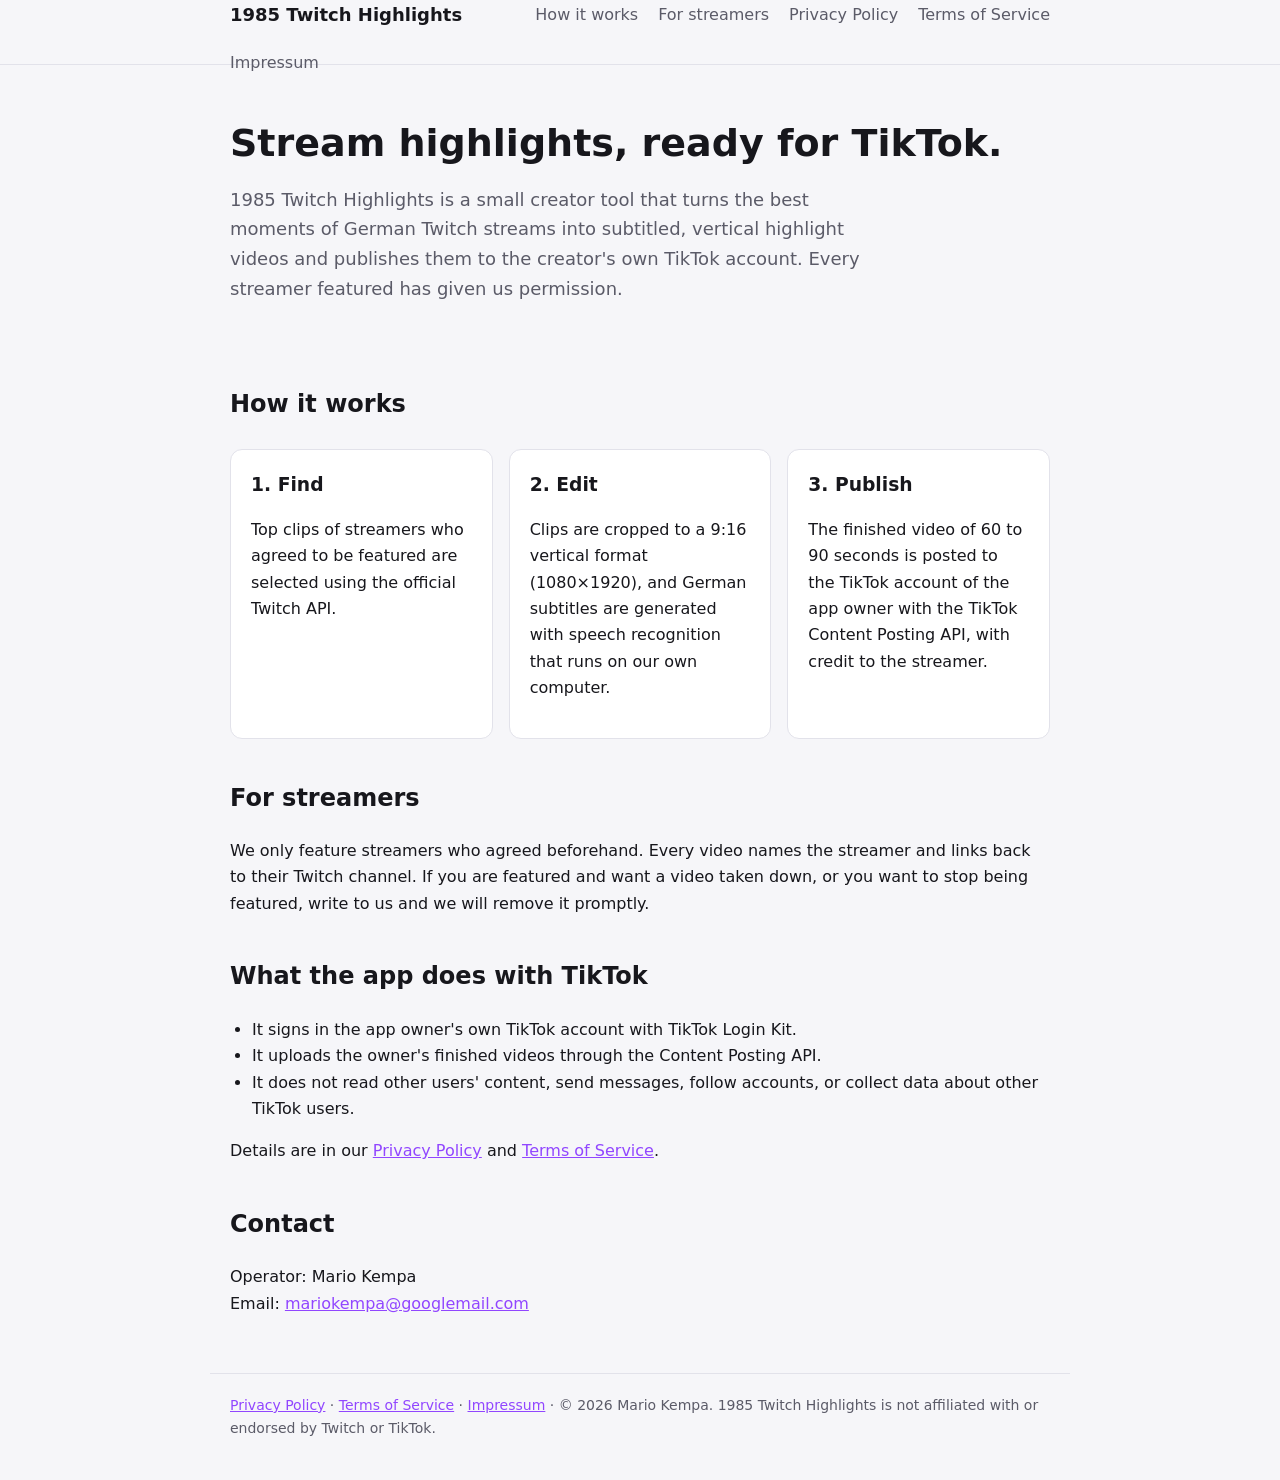
<file: index.html>
<!doctype html>
<html lang="en">
<head>
<meta charset="utf-8">
<meta name="viewport" content="width=device-width, initial-scale=1">
<title>1985 Twitch Highlights</title>
<meta name="description" content="1985 Twitch Highlights turns permitted Twitch stream moments into subtitled vertical highlight videos for TikTok.">
<link rel="stylesheet" href="style.css">
</head>
<body>
<header>
  <nav>
    <a class="brand" href="index.html">1985 Twitch Highlights</a>
    <a href="#how">How it works</a>
    <a href="#creators">For streamers</a>
    <a href="privacy.html">Privacy Policy</a>
    <a href="terms.html">Terms of Service</a>
    <a href="impressum.html">Impressum</a>
  </nav>
</header>
<main>
  <section class="hero">
    <h1>Stream highlights, ready for TikTok.</h1>
    <p>1985 Twitch Highlights is a small creator tool that turns the best moments of German Twitch streams into subtitled, vertical highlight videos and publishes them to the creator's own TikTok account. Every streamer featured has given us permission.</p>
  </section>

  <section id="how">
    <h2>How it works</h2>
    <div class="grid">
      <div class="card"><h3>1. Find</h3><p>Top clips of streamers who agreed to be featured are selected using the official Twitch API.</p></div>
      <div class="card"><h3>2. Edit</h3><p>Clips are cropped to a 9:16 vertical format (1080&times;1920), and German subtitles are generated with speech recognition that runs on our own computer.</p></div>
      <div class="card"><h3>3. Publish</h3><p>The finished video of 60 to 90 seconds is posted to the TikTok account of the app owner with the TikTok Content Posting API, with credit to the streamer.</p></div>
    </div>
  </section>

  <section id="creators">
    <h2>For streamers</h2>
    <p>We only feature streamers who agreed beforehand. Every video names the streamer and links back to their Twitch channel. If you are featured and want a video taken down, or you want to stop being featured, write to us and we will remove it promptly.</p>
  </section>

  <section>
    <h2>What the app does with TikTok</h2>
    <ul>
      <li>It signs in the app owner's own TikTok account with TikTok Login Kit.</li>
      <li>It uploads the owner's finished videos through the Content Posting API.</li>
      <li>It does not read other users' content, send messages, follow accounts, or collect data about other TikTok users.</li>
    </ul>
    <p>Details are in our <a href="privacy.html">Privacy Policy</a> and <a href="terms.html">Terms of Service</a>.</p>
  </section>

  <section>
    <h2>Contact</h2>
    <p>Operator: Mario Kempa<br>
    Email: <a href="mailto:mariokempa@googlemail.com">mariokempa@googlemail.com</a></p>
  </section>
</main>
<footer>
  <a href="privacy.html">Privacy Policy</a> &middot; <a href="terms.html">Terms of Service</a> &middot; <a href="impressum.html">Impressum</a> &middot; &copy; 2026 Mario Kempa.
  1985 Twitch Highlights is not affiliated with or endorsed by Twitch or TikTok.
</footer>
</body>
</html>
</file>
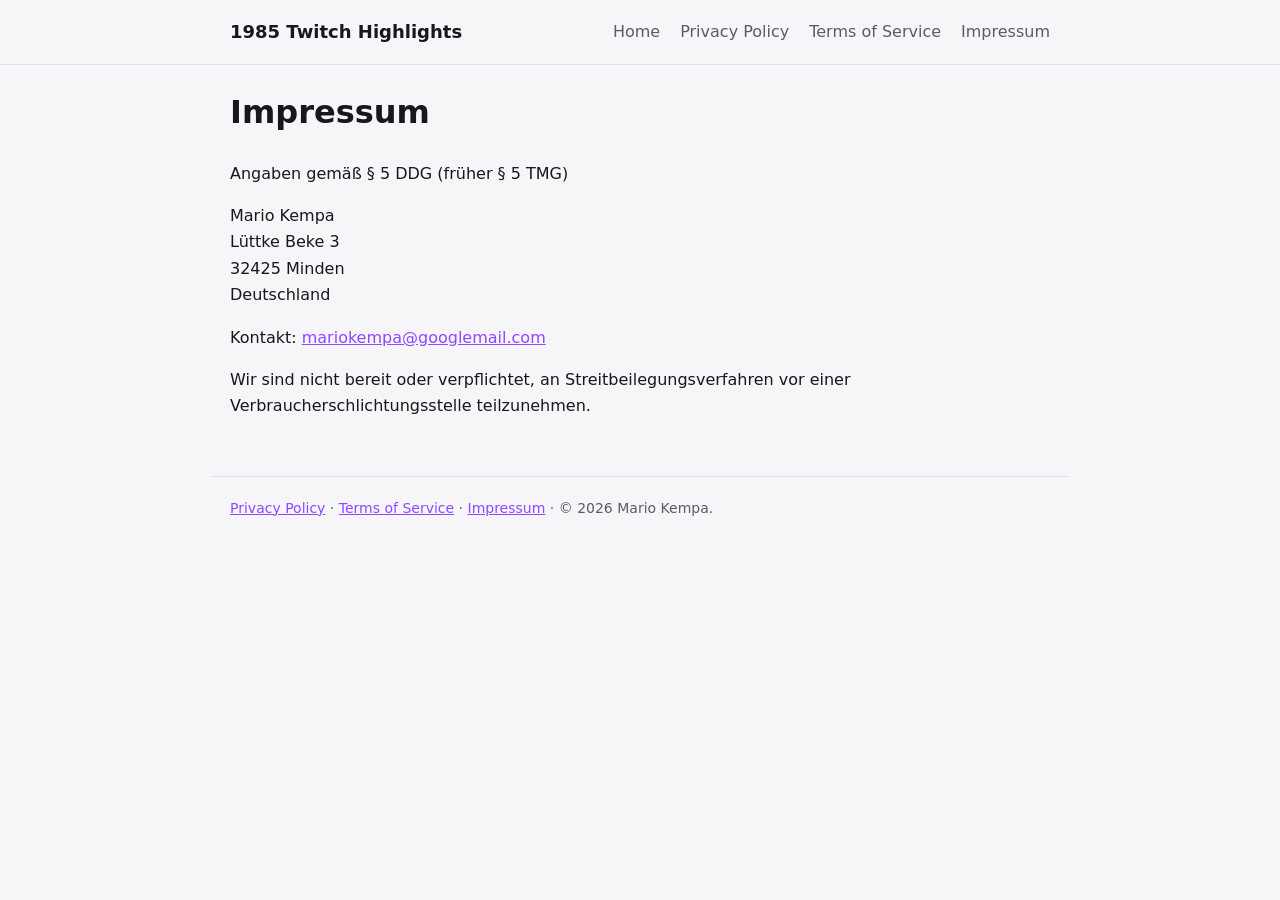
<file: impressum.html>
<!doctype html>
<html lang="de">
<head>
<meta charset="utf-8">
<meta name="viewport" content="width=device-width, initial-scale=1">
<title>Impressum - 1985 Twitch Highlights</title>
<link rel="stylesheet" href="style.css">
</head>
<body>
<header>
  <nav>
    <a class="brand" href="index.html">1985 Twitch Highlights</a>
    <a href="index.html">Home</a>
    <a href="privacy.html">Privacy Policy</a>
    <a href="terms.html">Terms of Service</a>
    <a href="impressum.html">Impressum</a>
  </nav>
</header>
<main>
  <h1>Impressum</h1>
  <p>Angaben gemäß § 5 DDG (früher § 5 TMG)</p>
  <p>Mario Kempa<br>
  Lüttke Beke 3<br>
  32425 Minden<br>
  Deutschland</p>
  <p>Kontakt: <a href="mailto:mariokempa@googlemail.com">mariokempa@googlemail.com</a></p>
  <p>Wir sind nicht bereit oder verpflichtet, an Streitbeilegungsverfahren vor einer Verbraucherschlichtungsstelle teilzunehmen.</p>
</main>
<footer>
  <a href="privacy.html">Privacy Policy</a> &middot; <a href="terms.html">Terms of Service</a> &middot; <a href="impressum.html">Impressum</a> &middot; &copy; 2026 Mario Kempa.
</footer>
</body>
</html>
</file>
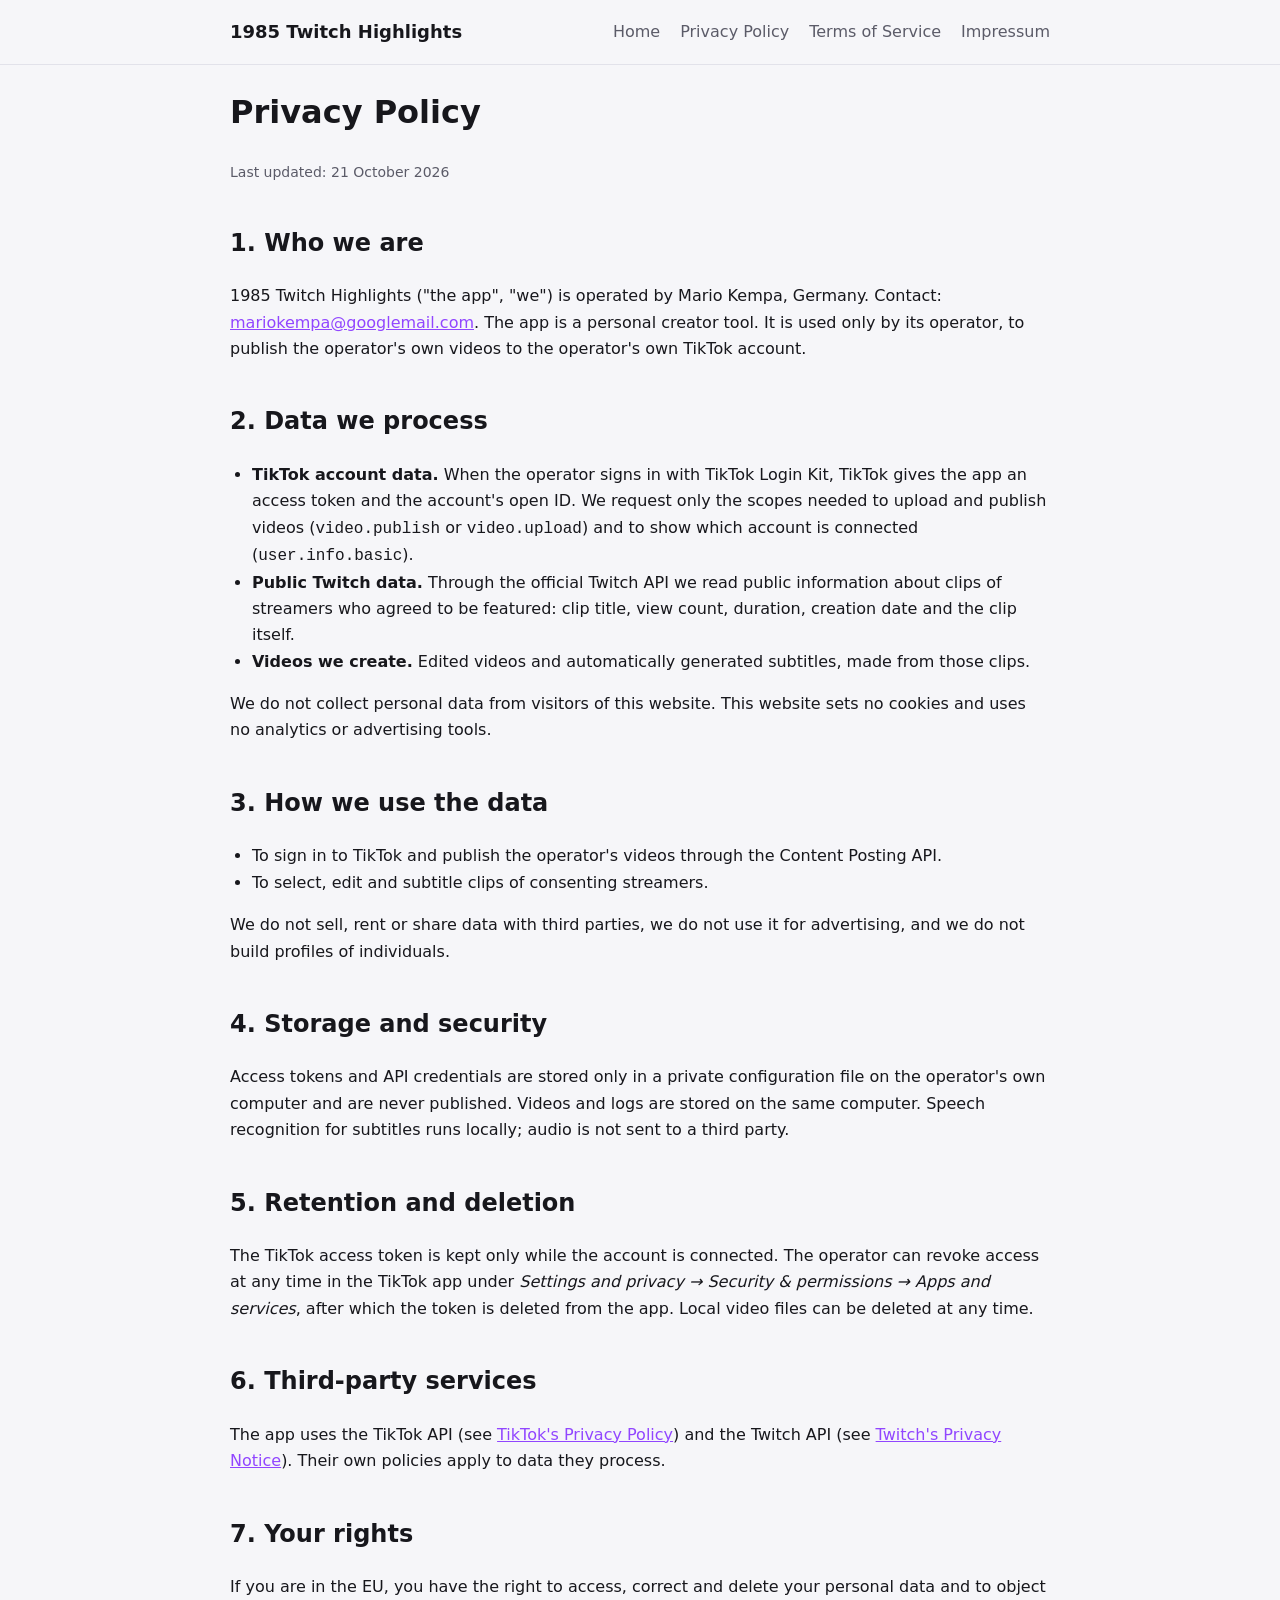
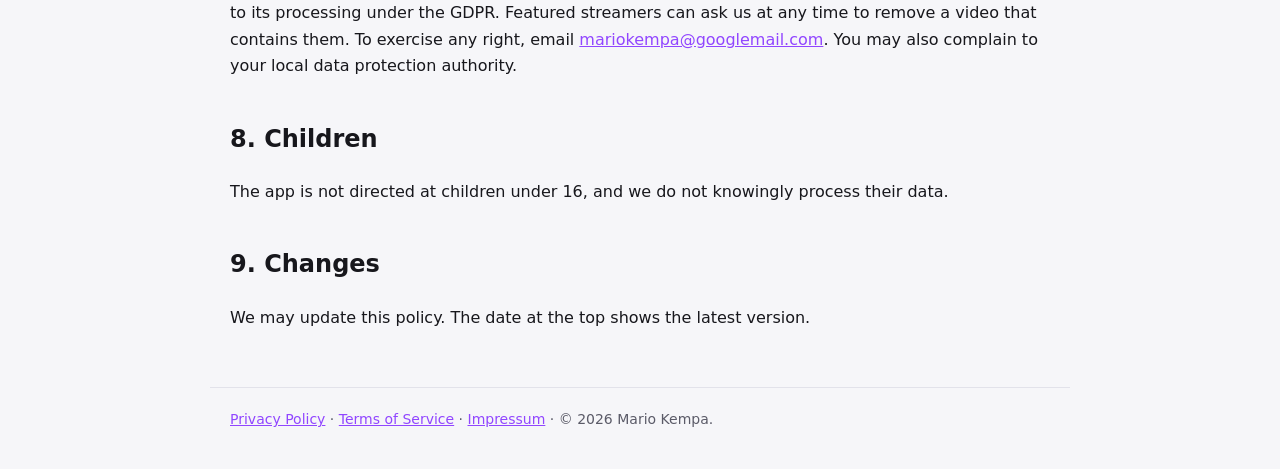
<file: privacy.html>
<!doctype html>
<html lang="en">
<head>
<meta charset="utf-8">
<meta name="viewport" content="width=device-width, initial-scale=1">
<title>Privacy Policy - 1985 Twitch Highlights</title>
<link rel="stylesheet" href="style.css">
</head>
<body>
<header>
  <nav>
    <a class="brand" href="index.html">1985 Twitch Highlights</a>
    <a href="index.html">Home</a>
    <a href="privacy.html">Privacy Policy</a>
    <a href="terms.html">Terms of Service</a>
    <a href="impressum.html">Impressum</a>
  </nav>
</header>
<main>
  <h1>Privacy Policy</h1>
  <p class="updated">Last updated: 21 October 2026</p>

  <h2>1. Who we are</h2>
  <p>1985 Twitch Highlights ("the app", "we") is operated by Mario Kempa, Germany. Contact: <a href="mailto:mariokempa@googlemail.com">mariokempa@googlemail.com</a>. The app is a personal creator tool. It is used only by its operator, to publish the operator's own videos to the operator's own TikTok account.</p>

  <h2>2. Data we process</h2>
  <ul>
    <li><strong>TikTok account data.</strong> When the operator signs in with TikTok Login Kit, TikTok gives the app an access token and the account's open ID. We request only the scopes needed to upload and publish videos (<code>video.publish</code> or <code>video.upload</code>) and to show which account is connected (<code>user.info.basic</code>).</li>
    <li><strong>Public Twitch data.</strong> Through the official Twitch API we read public information about clips of streamers who agreed to be featured: clip title, view count, duration, creation date and the clip itself.</li>
    <li><strong>Videos we create.</strong> Edited videos and automatically generated subtitles, made from those clips.</li>
  </ul>
  <p>We do not collect personal data from visitors of this website. This website sets no cookies and uses no analytics or advertising tools.</p>

  <h2>3. How we use the data</h2>
  <ul>
    <li>To sign in to TikTok and publish the operator's videos through the Content Posting API.</li>
    <li>To select, edit and subtitle clips of consenting streamers.</li>
  </ul>
  <p>We do not sell, rent or share data with third parties, we do not use it for advertising, and we do not build profiles of individuals.</p>

  <h2>4. Storage and security</h2>
  <p>Access tokens and API credentials are stored only in a private configuration file on the operator's own computer and are never published. Videos and logs are stored on the same computer. Speech recognition for subtitles runs locally; audio is not sent to a third party.</p>

  <h2>5. Retention and deletion</h2>
  <p>The TikTok access token is kept only while the account is connected. The operator can revoke access at any time in the TikTok app under <em>Settings and privacy &rarr; Security &amp; permissions &rarr; Apps and services</em>, after which the token is deleted from the app. Local video files can be deleted at any time.</p>

  <h2>6. Third-party services</h2>
  <p>The app uses the TikTok API (see <a href="https://www.tiktok.com/legal/page/global/privacy-policy/en">TikTok's Privacy Policy</a>) and the Twitch API (see <a href="https://www.twitch.tv/p/legal/privacy-notice/">Twitch's Privacy Notice</a>). Their own policies apply to data they process.</p>

  <h2>7. Your rights</h2>
  <p>If you are in the EU, you have the right to access, correct and delete your personal data and to object to its processing under the GDPR. Featured streamers can ask us at any time to remove a video that contains them. To exercise any right, email <a href="mailto:mariokempa@googlemail.com">mariokempa@googlemail.com</a>. You may also complain to your local data protection authority.</p>

  <h2>8. Children</h2>
  <p>The app is not directed at children under 16, and we do not knowingly process their data.</p>

  <h2>9. Changes</h2>
  <p>We may update this policy. The date at the top shows the latest version.</p>
</main>
<footer>
  <a href="privacy.html">Privacy Policy</a> &middot; <a href="terms.html">Terms of Service</a> &middot; <a href="impressum.html">Impressum</a> &middot; &copy; 2026 Mario Kempa.
</footer>
</body>
</html>
</file>
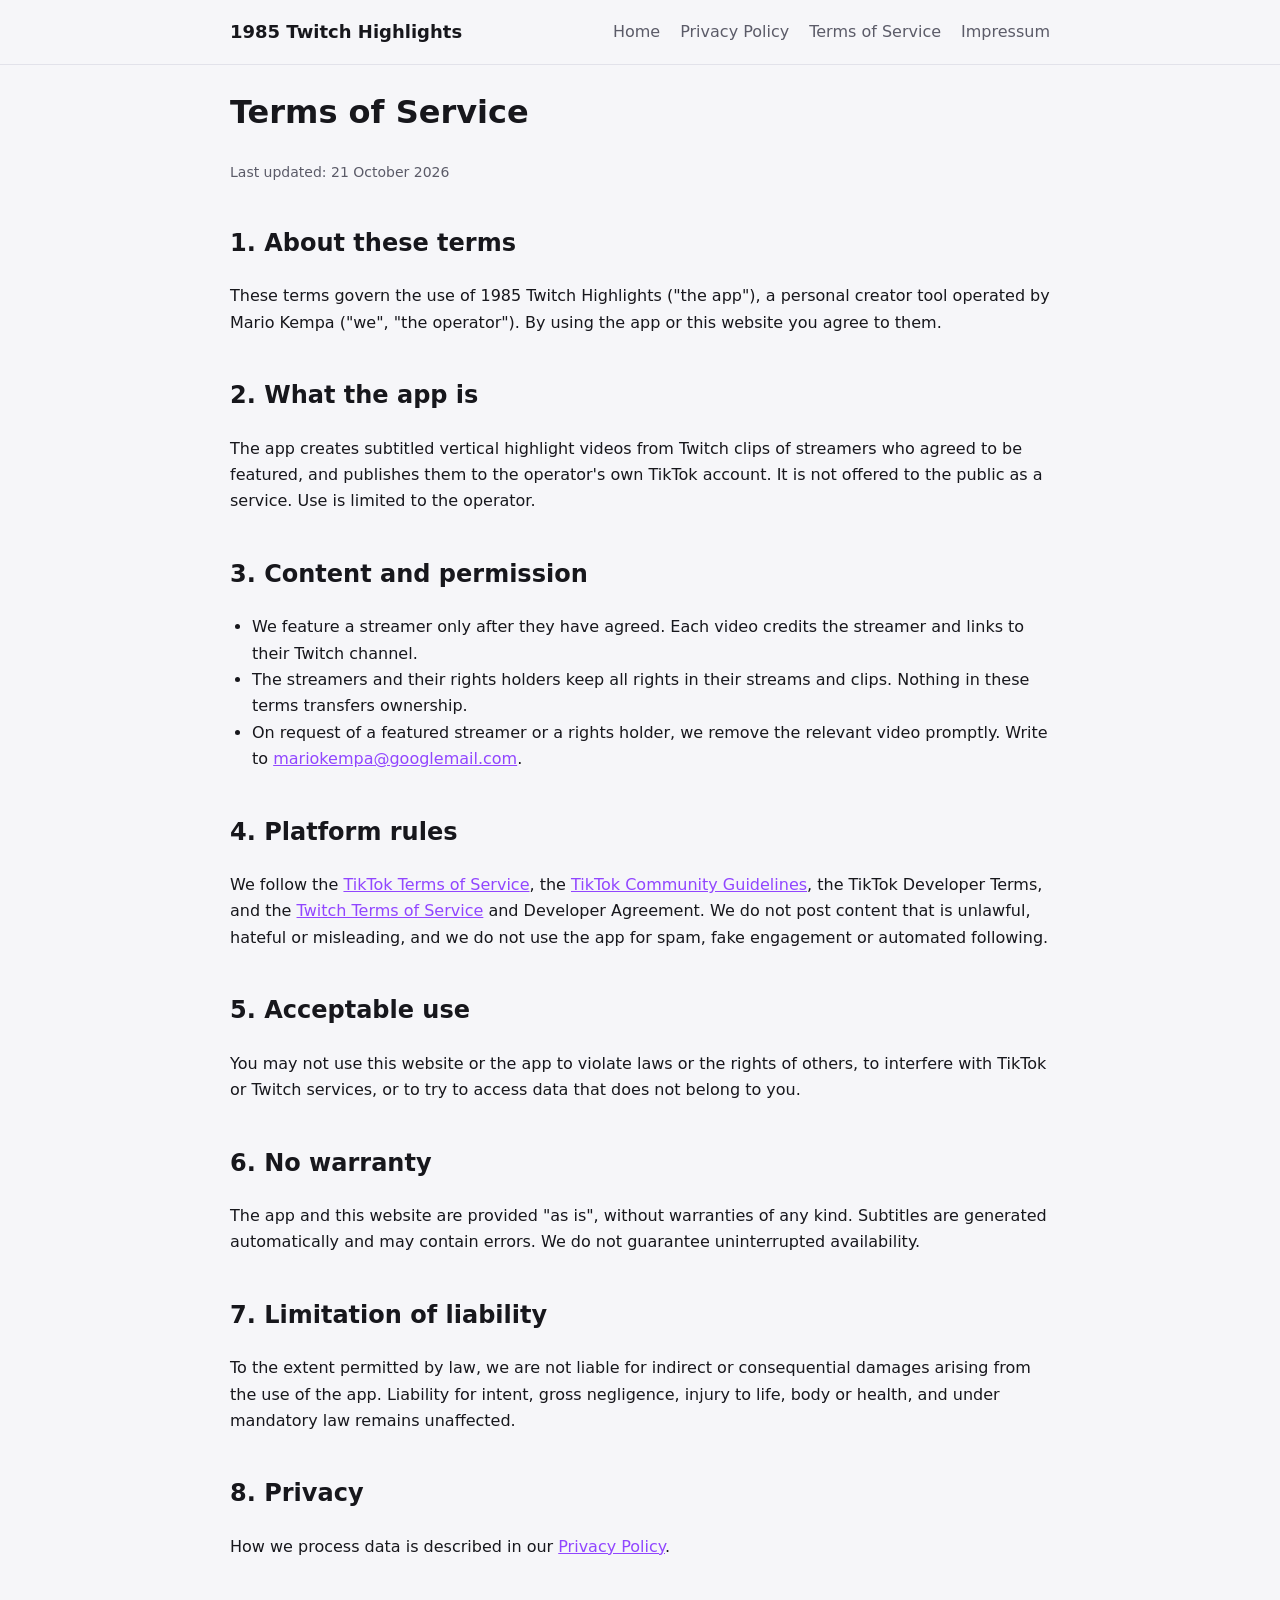
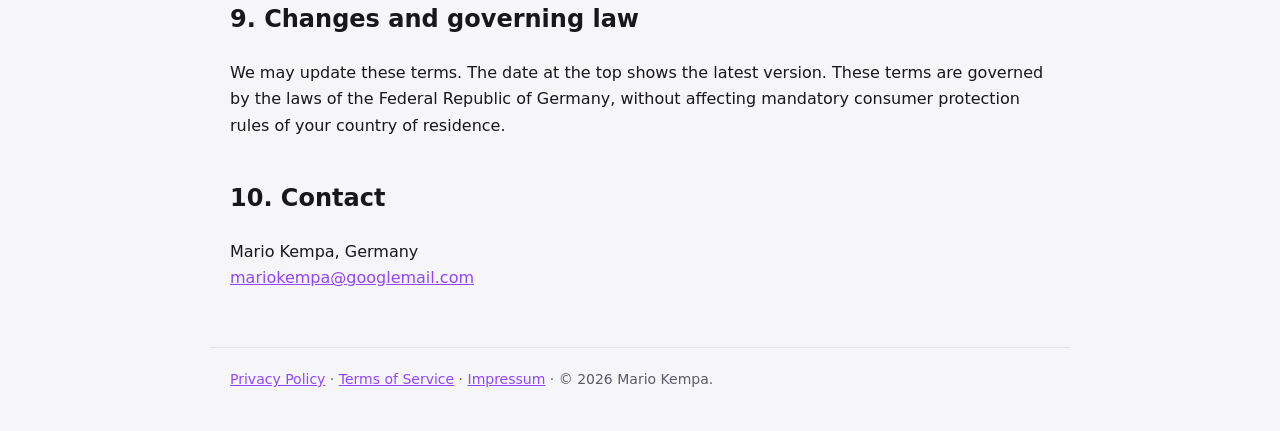
<file: terms.html>
<!doctype html>
<html lang="en">
<head>
<meta charset="utf-8">
<meta name="viewport" content="width=device-width, initial-scale=1">
<title>Terms of Service - 1985 Twitch Highlights</title>
<link rel="stylesheet" href="style.css">
</head>
<body>
<header>
  <nav>
    <a class="brand" href="index.html">1985 Twitch Highlights</a>
    <a href="index.html">Home</a>
    <a href="privacy.html">Privacy Policy</a>
    <a href="terms.html">Terms of Service</a>
    <a href="impressum.html">Impressum</a>
  </nav>
</header>
<main>
  <h1>Terms of Service</h1>
  <p class="updated">Last updated: 21 October 2026</p>

  <h2>1. About these terms</h2>
  <p>These terms govern the use of 1985 Twitch Highlights ("the app"), a personal creator tool operated by Mario Kempa ("we", "the operator"). By using the app or this website you agree to them.</p>

  <h2>2. What the app is</h2>
  <p>The app creates subtitled vertical highlight videos from Twitch clips of streamers who agreed to be featured, and publishes them to the operator's own TikTok account. It is not offered to the public as a service. Use is limited to the operator.</p>

  <h2>3. Content and permission</h2>
  <ul>
    <li>We feature a streamer only after they have agreed. Each video credits the streamer and links to their Twitch channel.</li>
    <li>The streamers and their rights holders keep all rights in their streams and clips. Nothing in these terms transfers ownership.</li>
    <li>On request of a featured streamer or a rights holder, we remove the relevant video promptly. Write to <a href="mailto:mariokempa@googlemail.com">mariokempa@googlemail.com</a>.</li>
  </ul>

  <h2>4. Platform rules</h2>
  <p>We follow the <a href="https://www.tiktok.com/legal/page/global/terms-of-service/en">TikTok Terms of Service</a>, the <a href="https://www.tiktok.com/community-guidelines">TikTok Community Guidelines</a>, the TikTok Developer Terms, and the <a href="https://www.twitch.tv/p/legal/terms-of-service/">Twitch Terms of Service</a> and Developer Agreement. We do not post content that is unlawful, hateful or misleading, and we do not use the app for spam, fake engagement or automated following.</p>

  <h2>5. Acceptable use</h2>
  <p>You may not use this website or the app to violate laws or the rights of others, to interfere with TikTok or Twitch services, or to try to access data that does not belong to you.</p>

  <h2>6. No warranty</h2>
  <p>The app and this website are provided "as is", without warranties of any kind. Subtitles are generated automatically and may contain errors. We do not guarantee uninterrupted availability.</p>

  <h2>7. Limitation of liability</h2>
  <p>To the extent permitted by law, we are not liable for indirect or consequential damages arising from the use of the app. Liability for intent, gross negligence, injury to life, body or health, and under mandatory law remains unaffected.</p>

  <h2>8. Privacy</h2>
  <p>How we process data is described in our <a href="privacy.html">Privacy Policy</a>.</p>

  <h2>9. Changes and governing law</h2>
  <p>We may update these terms. The date at the top shows the latest version. These terms are governed by the laws of the Federal Republic of Germany, without affecting mandatory consumer protection rules of your country of residence.</p>

  <h2>10. Contact</h2>
  <p>Mario Kempa, Germany<br>
  <a href="mailto:mariokempa@googlemail.com">mariokempa@googlemail.com</a></p>
</main>
<footer>
  <a href="privacy.html">Privacy Policy</a> &middot; <a href="terms.html">Terms of Service</a> &middot; <a href="impressum.html">Impressum</a> &middot; &copy; 2026 Mario Kempa.
</footer>
</body>
</html>
</file>
<file: style.css>
:root { --bg:#0f0f13; --card:#1a1a22; --text:#ececf1; --muted:#a0a0ad; --accent:#9146ff; --line:#2c2c38; }
@media (prefers-color-scheme: light) {
  :root { --bg:#f6f6f9; --card:#ffffff; --text:#17171c; --muted:#5b5b68; --line:#e2e2ea; }
}
* { box-sizing: border-box; }
body { margin:0; background:var(--bg); color:var(--text); font:16px/1.65 system-ui,-apple-system,"Segoe UI",Roboto,sans-serif; }
header { border-bottom:1px solid var(--line); }
nav, main, footer { max-width:860px; margin:0 auto; padding:0 20px; }
nav { display:flex; gap:20px; align-items:center; flex-wrap:wrap; height:64px; }
nav .brand { font-weight:700; font-size:18px; margin-right:auto; color:var(--text); text-decoration:none; }
nav a { color:var(--muted); text-decoration:none; }
nav a:hover { color:var(--accent); }
.hero { padding:56px 0 24px; }
.hero h1 { font-size:38px; line-height:1.2; margin:0 0 14px; }
.hero p { color:var(--muted); font-size:18px; max-width:640px; }
.grid { display:grid; grid-template-columns:repeat(auto-fit,minmax(240px,1fr)); gap:16px; margin:24px 0; }
.card { background:var(--card); border:1px solid var(--line); border-radius:12px; padding:20px; }
.card h3 { margin:0 0 8px; }
h2 { margin-top:40px; }
ol, ul { padding-left:22px; }
a { color:var(--accent); }
footer { border-top:1px solid var(--line); margin-top:56px; padding-top:20px; padding-bottom:40px; color:var(--muted); font-size:14px; }
.updated { color:var(--muted); font-size:14px; }
</file>
